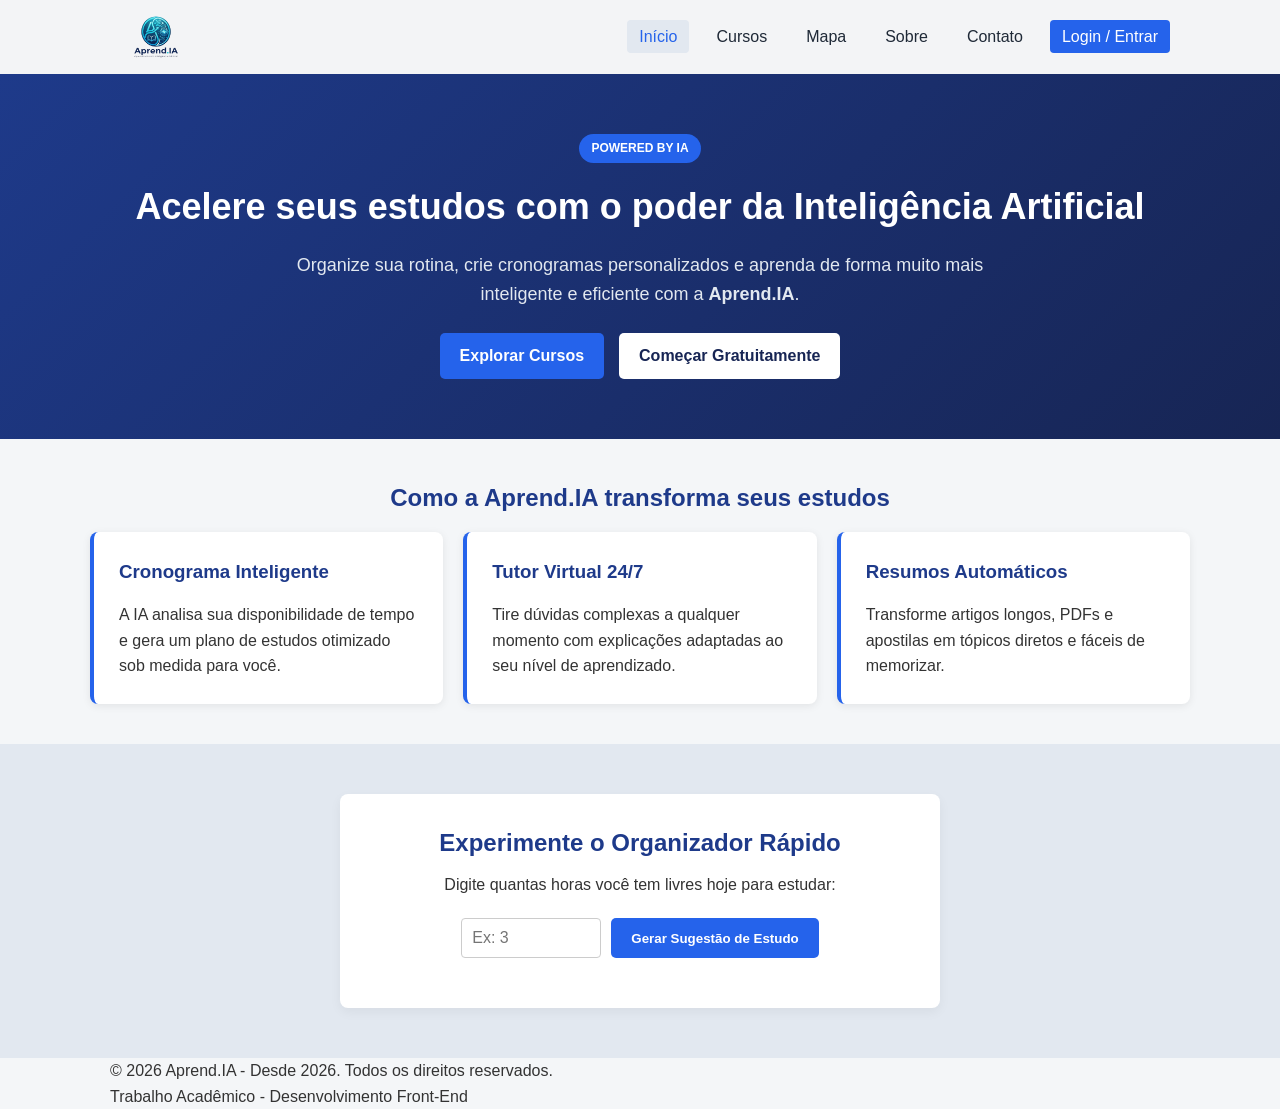
<file: index.html>
<!DOCTYPE html>
<html lang="pt-BR">
<head>
    <meta charset="UTF-8">
    <meta name="viewport" content="width=device-width, initial-scale=1.0">
    <title>Aprend.IA - Plataforma de Aprendizado com Inteligência Artificial</title>
    <link rel="stylesheet" href="style.css">
</head>
<body>

    <!--MENU DE NAVEGAÇÃO-->
    <header class="site-header">
        <div class="container nav-container">
            <a href="index.html" class="logo-marca">
    <img src="logo.png" alt="Logo Aprend.IA" class="img-logo">
</a>
            
            <nav class="navbar">
                <ul class="nav-links">
                    <li><a href="index.html" class="active">Início</a></li>
                    <li><a href="Cursos.html">Cursos</a></li>
                    <li><a href="Mapa.html">Mapa</a></li>
                    <li><a href="Sobre.html">Sobre</a></li>
                    <li><a href="Contato.html">Contato</a></li>
                    <li><a href="Login.html" class="btn-login">Login / Entrar</a></li>
                </ul>
            </nav>
        </div>
    </header>

    <!--CONTEÚDO PRINCIPAL-->
    <main>
        <section class="hero">
            <div class="container hero-content">
                <span class="badge-ia">Powered by IA</span>
                <h1>Acelere seus estudos com o poder da Inteligência Artificial</h1>
                <p>Organize sua rotina, crie cronogramas personalizados e aprenda de forma muito mais inteligente e eficiente com a <strong>Aprend.IA</strong>.</p>
                <div class="hero-buttons">
                    <a href="Cursos.html" class="btn btn-primary">Explorar Cursos</a>
                    <a href="Login.html" class="btn btn-secondary">Começar Gratuitamente</a>
                </div>
            </div>
        </section>

       
        <section class="features container">
            <h2>Como a Aprend.IA transforma seus estudos</h2>
            <div class="feature-grid">
                <div class="feature-card">
                    <h3>Cronograma Inteligente</h3>
                    <p>A IA analisa sua disponibilidade de tempo e gera um plano de estudos otimizado sob medida para você.</p>
                </div>
                <div class="feature-card">
                    <h3>Tutor Virtual 24/7</h3>
                    <p>Tire dúvidas complexas a qualquer momento com explicações adaptadas ao seu nível de aprendizado.</p>
                </div>
                <div class="feature-card">
                    <h3>Resumos Automáticos</h3>
                    <p>Transforme artigos longos, PDFs e apostilas em tópicos diretos e fáceis de memorizar.</p>
                </div>
            </div>
        </section>

        <!--MINI SIMULADOR-->
        <section class="ai-simulator-section">
            <div class="container simulator-box">
                <h2>Experimente o Organizador Rápido</h2>
                <p>Digite quantas horas você tem livres hoje para estudar:</p>
                <div class="simulator-form">
                    <input type="number" id="horasEstudo" placeholder="Ex: 3" min="1" max="12">
                    <button id="btnGerarPlano" class="btn btn-primary">Gerar Sugestão de Estudo</button>
                </div>
                <div id="resultadoPlano" class="resultado-plano">
                   
                </div>
            </div>
        </section>
    </main>

    <!-- RODAPÉ -->
    <footer class="site-footer">
        <div class="container footer-content">
            <p>&copy; 2026 Aprend.IA - Desde 2026. Todos os direitos reservados.</p>
            <p>Trabalho Acadêmico - Desenvolvimento Front-End</p>
        </div>
    </footer>

   
    <script src="Script.js"></script>
</body>
</html>
</file>
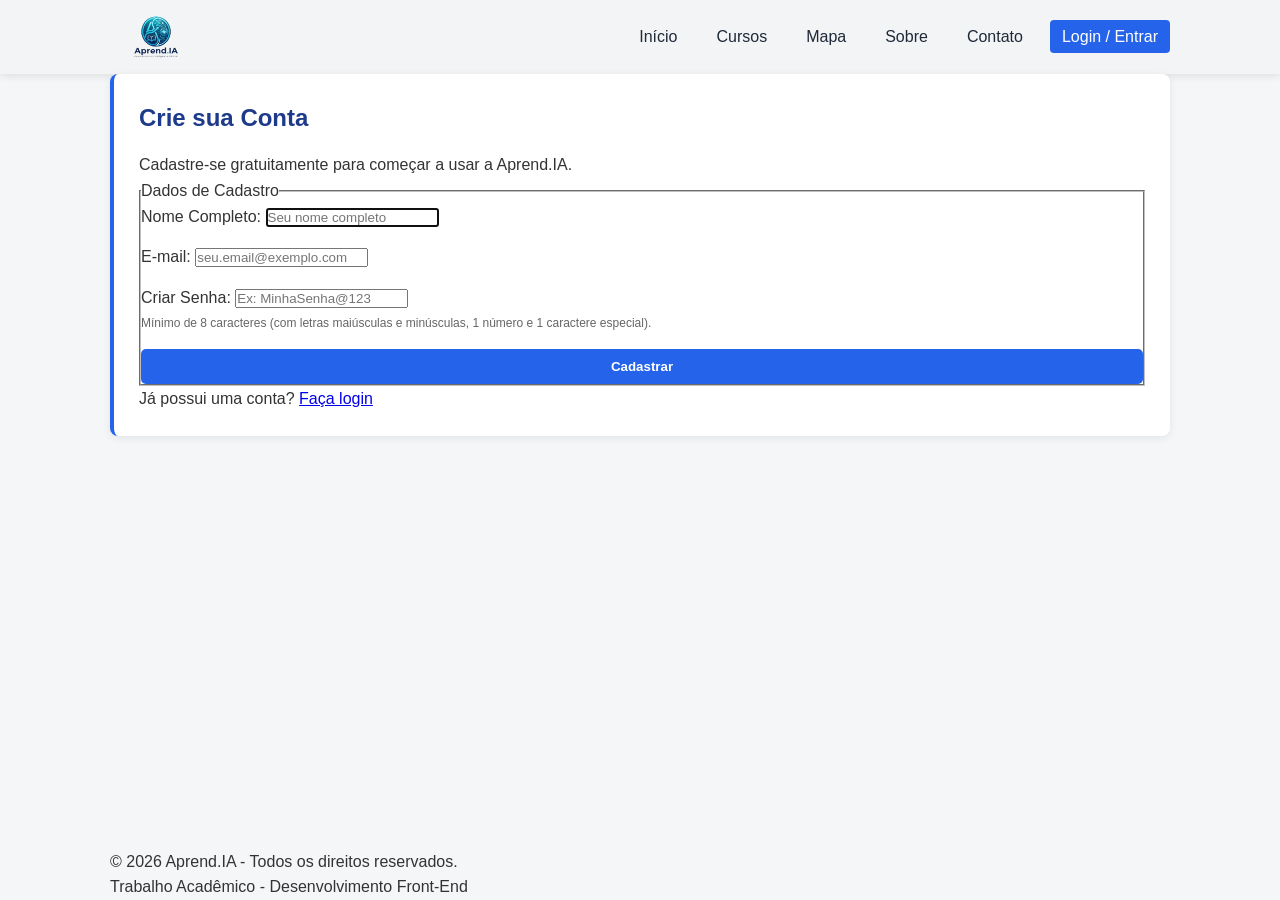
<file: Cadastro.html>
<!DOCTYPE html>
<html lang="pt-BR">
<head>
    <meta charset="UTF-8">
    <meta name="viewport" content="width=device-width, initial-scale=1.0">
    <title>Criar Conta - Aprend.IA</title>
   
    <link rel="stylesheet" href="style.css">
</head>
<body>

  
    <header class="site-header">
        <div class="container nav-container">
            <a href="index.html" class="logo-marca">
    <img src="logo.png" alt="Logo Aprend.IA" class="img-logo">
</a>
            
            <nav class="navbar">
                <ul class="nav-links">
                    <li><a href="index.html">Início</a></li>
                    <li><a href="Cursos.html">Cursos</a></li>
                    <li><a href="Mapa.html">Mapa</a></li>
                    <li><a href="Sobre.html">Sobre</a></li>
                    <li><a href="Contato.html">Contato</a></li>
                    <li><a href="Login.html" class="btn-login">Login / Entrar</a></li>
                </ul>
            </nav>
        </div>
    </header>

    
    <main>
        <section class="login-section container">
            <div class="login-box">
                <h2>Crie sua Conta</h2>
                <p>Cadastre-se gratuitamente para começar a usar a Aprend.IA.</p>
                
                <form id="formCadastro">
                    <fieldset>
                        <legend>Dados de Cadastro</legend>
                        
                        
                        <div class="form-group">
                            <label for="nomeCadastro">Nome Completo:</label>
                            <input type="text" id="nomeCadastro" name="nome" required placeholder="Seu nome completo" autofocus>
                        </div>

                        
                        <div class="form-group">
                            <label for="emailCadastro">E-mail:</label>
                            <input type="email" id="emailCadastro" name="email" required placeholder="seu.email@exemplo.com">
                        </div>

                        
                        <div class="form-group">
                            <label for="senhaCadastro">Criar Senha:</label>
                            <input 
                                type="password" 
                                id="senhaCadastro" 
                                name="senha" 
                                required 
                                minlength="8"
                                pattern="(?=.[a-z])(?=.[A-Z])(?=.[0-9])(?=.[!@#$%^&*()_+\-=\[\]{};':&quot;\\|,.<>\/?]).{8,}"
                                title="A senha deve ter no mínimo 8 caracteres, contendo letras maiúsculas e minúsculas, pelo menos 1 número e 1 caractere especial."
                                placeholder="Ex: MinhaSenha@123"
                            >
                            <small style="color: #666; font-size: 12px; display: block; margin-top: 4px;">
                                Mínimo de 8 caracteres (com letras maiúsculas e minúsculas, 1 número e 1 caractere especial).
                            </small>
                        </div>

                        
                        <button type="submit" class="btn btn-primary btn-block">Cadastrar</button>
                    </fieldset>
                </form>

             
                <div class="login-links">
                    <p>Já possui uma conta? <a href="Login.html">Faça login</a></p>
                </div>
            </div>
        </section>
    </main>

  
    <footer class="site-footer">
        <div class="container footer-content">
            <p>&copy; 2026 Aprend.IA - Todos os direitos reservados.</p>
            <p>Trabalho Acadêmico - Desenvolvimento Front-End</p>
        </div>
    </footer>

    <script src="Script.js"></script>
</body>
</html>
</file>
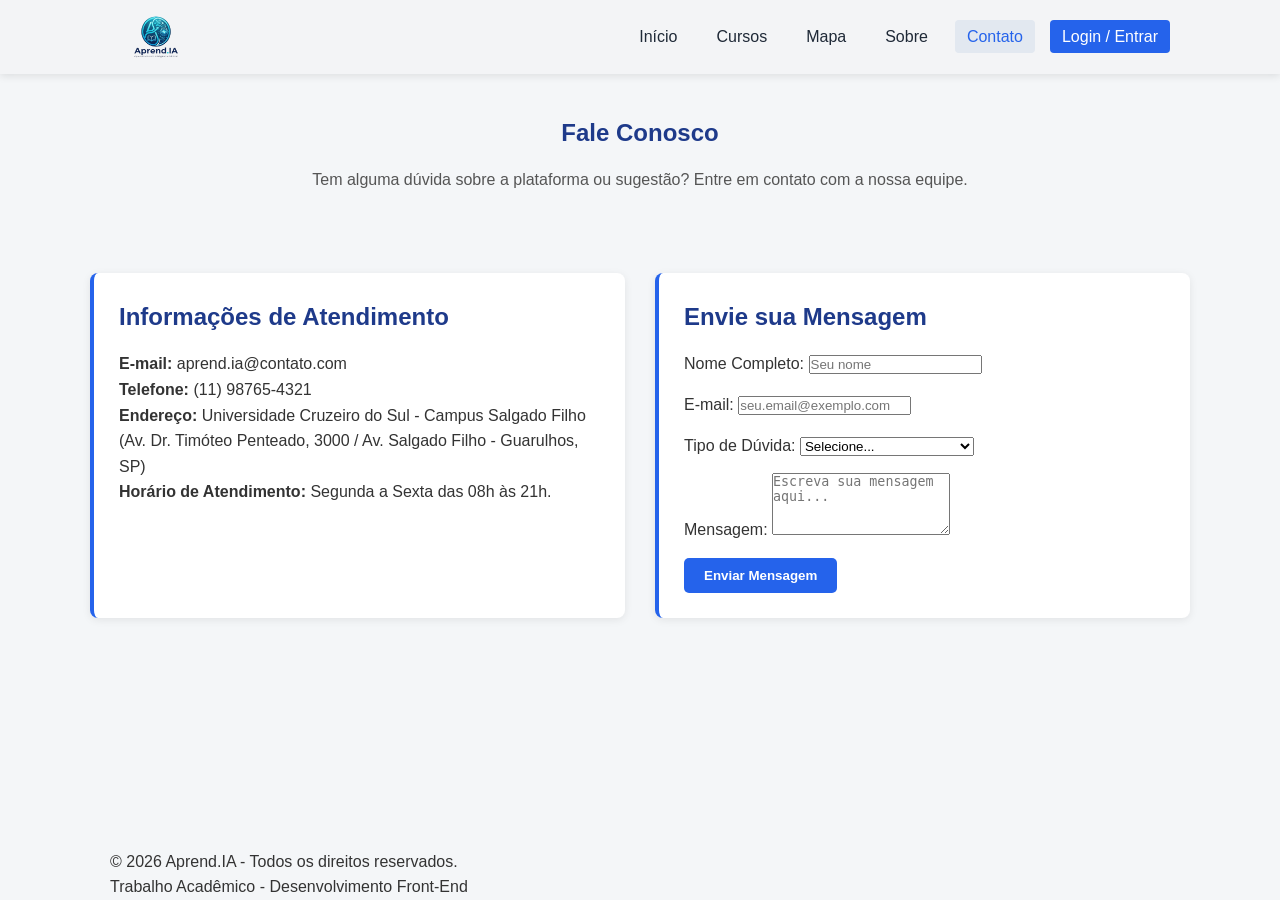
<file: Contato.html>
<!DOCTYPE html>
<html lang="pt-BR">
<head>
    <meta charset="UTF-8">
    <meta name="viewport" content="width=device-width, initial-scale=1.0">
    <title>Contato - Aprend.IA</title>
    <link rel="stylesheet" href="style.css">
</head>
<body>

    <header class="site-header">
        <div class="container nav-container">
            <a href="index.html" class="logo-marca">
    <img src="logo.png" alt="Logo Aprend.IA" class="img-logo">
</a>
            
            <nav class="navbar">
                <ul class="nav-links">
                    <li><a href="index.html">Início</a></li>
                    <li><a href="Cursos.html">Cursos</a></li>
                    <li><a href="Mapa.html">Mapa</a></li>
                    <li><a href="Sobre.html">Sobre</a></li>
                    <li><a href="Contato.html" class="active">Contato</a></li>
                    <li><a href="Login.html" class="btn-login">Login / Entrar</a></li>
                </ul>
            </nav>
        </div>
    </header>

    <main>
        <section class="page-header container">
            <h1>Fale Conosco</h1>
            <p>Tem alguma dúvida sobre a plataforma ou sugestão? Entre em contato com a nossa equipe.</p>
        </section>

        <section class="contact-section container">
            <div class="contact-wrapper">
                <div class="contact-info">
                    <h2>Informações de Atendimento</h2>
                    <p><strong>E-mail:</strong> aprend.ia@contato.com</p>
                    <p><strong>Telefone:</strong> (11) 98765-4321</p>
                    <p><strong>Endereço:</strong> Universidade Cruzeiro do Sul - Campus Salgado Filho (Av. Dr. Timóteo Penteado, 3000 / Av. Salgado Filho - Guarulhos, SP)</p>
                    <p><strong>Horário de Atendimento:</strong> Segunda a Sexta das 08h às 21h.</p>
                </div>

                <div class="contact-form-box">
                    <h2>Envie sua Mensagem</h2>
                    <form id="formContato">
                        <div class="form-group">
                            <label for="nome">Nome Completo:</label>
                            <input type="text" id="nome" required placeholder="Seu nome">
                        </div>

                        <div class="form-group">
                            <label for="email">E-mail:</label>
                            <input type="email" id="email" required placeholder="seu.email@exemplo.com">
                        </div>

                        <div class="form-group">
                            <label for="tipoDuvida">Tipo de Dúvida:</label>
                            <select id="tipoDuvida" required>
                                <option value="">Selecione...</option>
                                <option value="suporte">Suporte Técnico / Acesso</option>
                                <option value="cursos">Dúvidas sobre os Cursos</option>
                                <option value="sugestao">Sugestão de Melhoria</option>
                                <option value="outro">Outro Assunto</option>
                            </select>
                        </div>

                        <div class="form-group">
                            <label for="mensagem">Mensagem:</label>
                            <textarea id="mensagem" rows="4" required placeholder="Escreva sua mensagem aqui..."></textarea>
                        </div>

                        <button type="submit" class="btn btn-primary">Enviar Mensagem</button>
                    </form>
                </div>
            </div>
        </section>
    </main>

    <footer class="site-footer">
        <div class="container footer-content">
            <p>&copy; 2026 Aprend.IA - Todos os direitos reservados.</p>
            <p>Trabalho Acadêmico - Desenvolvimento Front-End</p>
        </div>
    </footer>

    <script src="Script.js"></script>
</body>
</html>
</file>
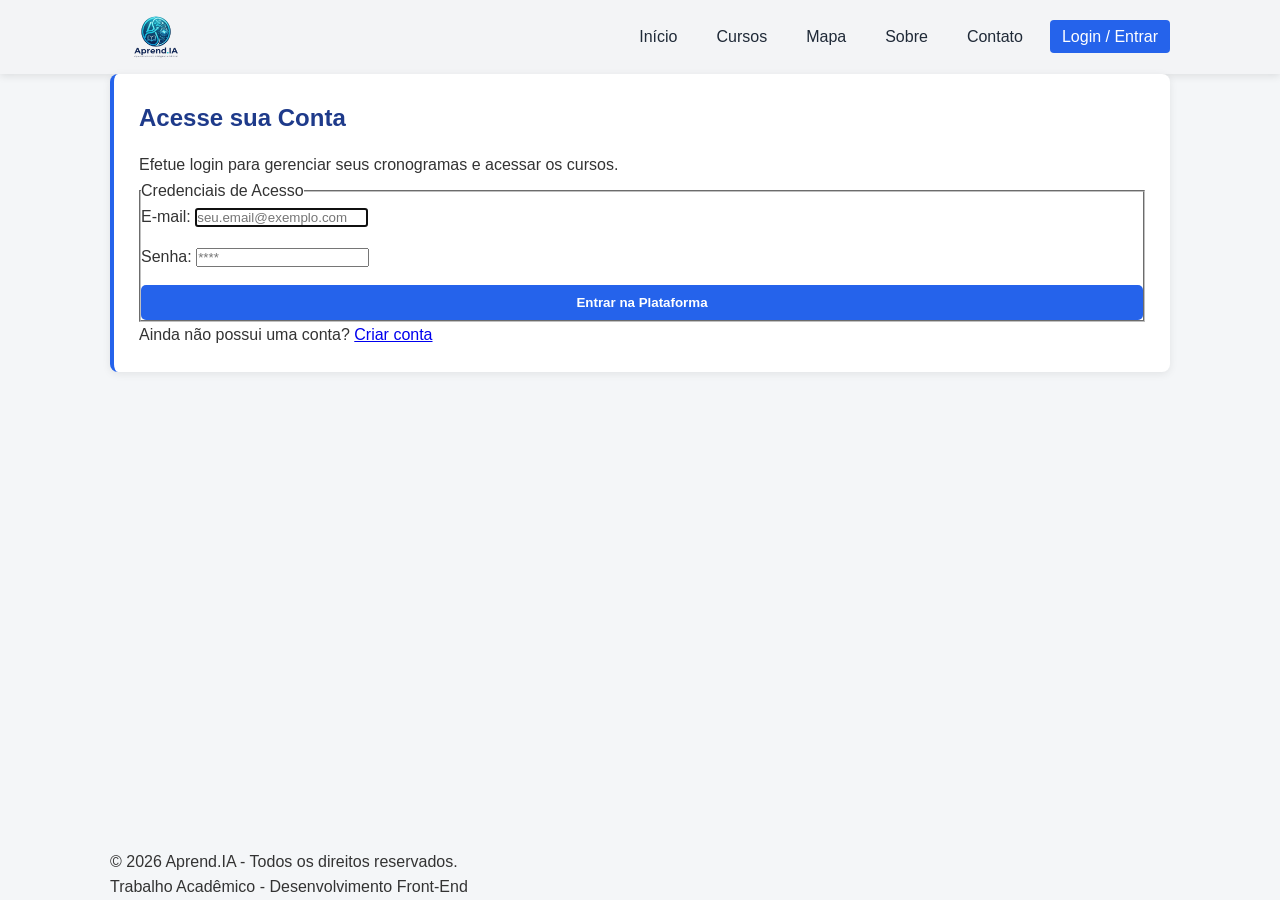
<file: Login.html>
<!DOCTYPE html>
<html lang="pt-BR">
<head>
    <meta charset="UTF-8">
    <meta name="viewport" content="width=device-width, initial-scale=1.0">
    <title>Login / Entrar - Aprend.IA</title>
    <link rel="stylesheet" href="style.css">
</head>
<body>

    <header class="site-header">
        <div class="container nav-container">
            <a href="index.html" class="logo-marca">
    <img src="logo.png" alt="Logo Aprend.IA" class="img-logo">
</a>
            
            <nav class="navbar">
                <ul class="nav-links">
                    <li><a href="index.html">Início</a></li>
                    <li><a href="Cursos.html">Cursos</a></li>
                    <li><a href="Mapa.html">Mapa</a></li>
                    <li><a href="Sobre.html">Sobre</a></li>
                    <li><a href="Contato.html">Contato</a></li>
                    <li><a href="Login.html" class="btn-login active">Login / Entrar</a></li>
                </ul>
            </nav>
        </div>
    </header>

    <main>
        <section class="login-section container">
            <div class="login-box">
                <h2>Acesse sua Conta</h2>
                <p>Efetue login para gerenciar seus cronogramas e acessar os cursos.</p>
                
                <form id="formLogin">
                    <fieldset>
                        <legend>Credenciais de Acesso</legend>
                        
                        <div class="form-group">
                            <label for="emailLogin">E-mail:</label>
                            <input type="email" id="emailLogin" name="email" required placeholder="seu.email@exemplo.com" autofocus>
                        </div>

                        <div class="form-group">
                            <label for="senhaLogin">Senha:</label>
                            <input type="password" id="senhaLogin" name="senha" required placeholder="****">
                        </div>

                        <button type="submit" class="btn btn-primary btn-block">Entrar na Plataforma</button>
                    </fieldset>
                </form>

                <div class="login-links">
                    <p>Ainda não possui uma conta? <a href="Cadastro.html">Criar conta</a></p>
                </div>
            </div>
        </section>
    </main>

    <footer class="site-footer">
        <div class="container footer-content">
            <p>&copy; 2026 Aprend.IA - Todos os direitos reservados.</p>
            <p>Trabalho Acadêmico - Desenvolvimento Front-End</p>
        </div>
    </footer>

    <script src="Script.js"></script>
</body>
</html>
</file>
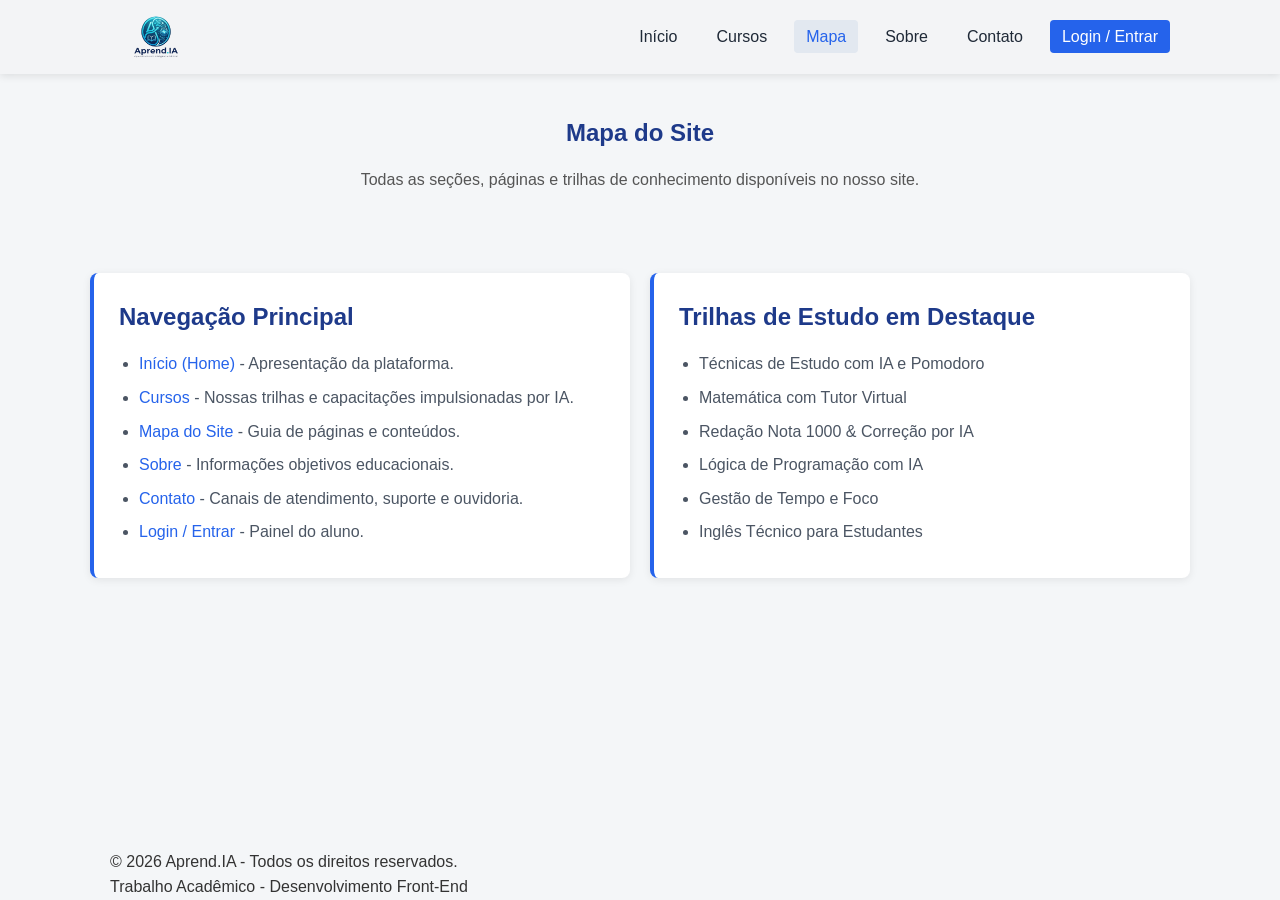
<file: Mapa.html>
<!DOCTYPE html>
<html lang="pt-BR">
<head>
    <meta charset="UTF-8">
    <meta name="viewport" content="width=device-width, initial-scale=1.0">
    <title>Mapa - Aprend.IA</title>
   
    <link rel="stylesheet" href="style.css">
</head>
<body>

    <header class="site-header">
        <div class="container nav-container">
            <a href="index.html" class="logo-marca">
    <img src="logo.png" alt="Logo Aprend.IA" class="img-logo">
</a>
            
            <nav class="navbar">
                <ul class="nav-links">
                    <li><a href="index.html">Início</a></li>
                    <li><a href="Cursos.html">Cursos</a></li>
                    <li><a href="Mapa.html" class="active">Mapa</a></li>
                    <li><a href="Sobre.html">Sobre</a></li>
                    <li><a href="Contato.html">Contato</a></li>
                    <li><a href="Login.html" class="btn-login">Login / Entrar</a></li>
                </ul>
            </nav>
        </div>
    </header>

    <main>
        <section class="page-header container">
            <h1>Mapa do Site</h1>
            <p>Todas as seções, páginas e trilhas de conhecimento disponíveis no nosso site.</p>
        </section>

        <section class="container map-section">
            <div class="map-grid">
                <div class="map-card">
                    <h2>Navegação Principal</h2>
                    <ul>
                        <li><a href="index.html">Início (Home)</a> - Apresentação da plataforma.</li>
                        <li><a href="Cursos.html">Cursos</a> - Nossas trilhas e capacitações impulsionadas por IA.</li>
                        <li><a href="Mapa.html">Mapa do Site</a> - Guia de páginas e conteúdos.</li>
                        <li><a href="Sobre.html">Sobre</a> - Informações objetivos educacionais.</li>
                        <li><a href="Contato.html">Contato</a> - Canais de atendimento, suporte e ouvidoria.</li>
                        <li><a href="Login.html">Login / Entrar</a> - Painel do aluno.</li>
                    </ul>
                </div>

                <div class="map-card">
                    <h2>Trilhas de Estudo em Destaque</h2>
                    <ul>
                        <li>Técnicas de Estudo com IA e Pomodoro</li>
                        <li>Matemática com Tutor Virtual</li>
                        <li>Redação Nota 1000 & Correção por IA</li>
                        <li>Lógica de Programação com IA</li>
                        <li>Gestão de Tempo e Foco</li>
                        <li>Inglês Técnico para Estudantes</li>
                    </ul>
                </div>
            </div>
        </section>
    </main>

 
    <footer class="site-footer">
        <div class="container footer-content">
            <p>&copy; 2026 Aprend.IA - Todos os direitos reservados.</p>
            <p>Trabalho Acadêmico - Desenvolvimento Front-End</p>
        </div>
    </footer>

    <script src="Script.js"></script>
</body>
</html>
</file>
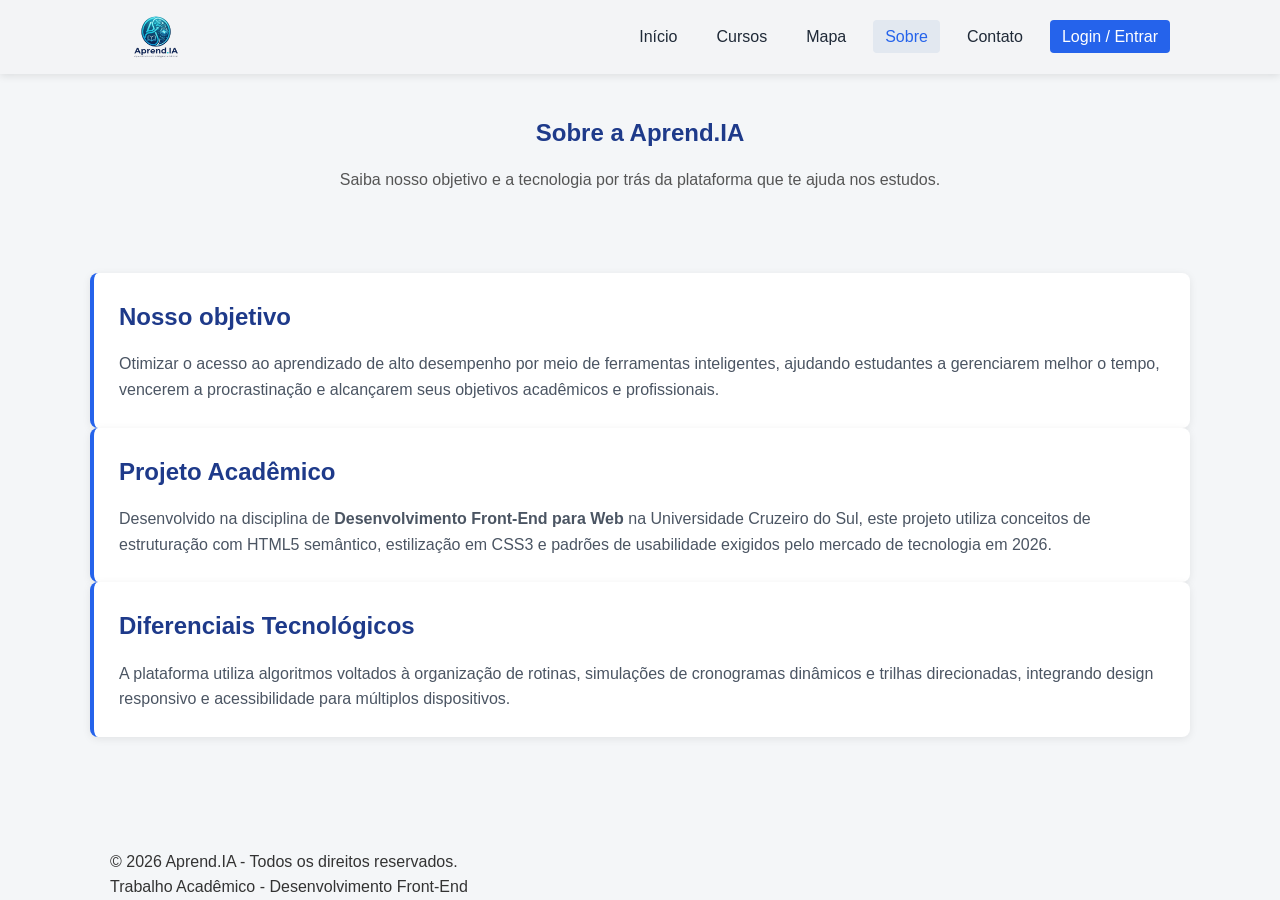
<file: Sobre.html>
<!DOCTYPE html>
<html lang="pt-BR">
<head>
    <meta charset="UTF-8">
    <meta name="viewport" content="width=device-width, initial-scale=1.0">
    <title>Sobre - Aprend.IA</title>
   
    <link rel="stylesheet" href="style.css">
</head>
<body>

    
    <header class="site-header">
        <div class="container nav-container">
            <a href="index.html" class="logo-marca">
    <img src="logo.png" alt="Logo Aprend.IA" class="img-logo">
</a>
            
            <nav class="navbar">
                <ul class="nav-links">
                    <li><a href="index.html">Início</a></li>
                    <li><a href="Cursos.html">Cursos</a></li>
                    <li><a href="Mapa.html">Mapa</a></li>
                    <li><a href="Sobre.html" class="active">Sobre</a></li>
                    <li><a href="Contato.html">Contato</a></li>
                    <li><a href="Login.html" class="btn-login">Login / Entrar</a></li>
                </ul>
            </nav>
        </div>
    </header>

    <main>
        <section class="page-header container">
            <h1>Sobre a Aprend.IA</h1>
            <p>Saiba nosso objetivo e a tecnologia por trás da plataforma que te ajuda nos estudos.</p>
        </section>

        <section class="container about-content">
            <div class="about-card">
                <h2>Nosso objetivo</h2>
                <p>Otimizar o acesso ao aprendizado de alto desempenho por meio de ferramentas inteligentes, ajudando estudantes a gerenciarem melhor o tempo, vencerem a procrastinação e alcançarem seus objetivos acadêmicos e profissionais.</p>
            </div>

            <div class="about-card">
                <h2>Projeto Acadêmico</h2>
                <p>Desenvolvido na disciplina de <strong>Desenvolvimento Front-End para Web</strong> na Universidade Cruzeiro do Sul, este projeto utiliza conceitos de estruturação com HTML5 semântico, estilização em CSS3 e padrões de usabilidade exigidos pelo mercado de tecnologia em 2026.</p>
            </div>

            <div class="about-card">
                <h2>Diferenciais Tecnológicos</h2>
                <p>A plataforma utiliza algoritmos voltados à organização de rotinas, simulações de cronogramas dinâmicos e trilhas direcionadas, integrando design responsivo e acessibilidade para múltiplos dispositivos.</p>
            </div>
        </section>
    </main>

   
    <footer class="site-footer">
        <div class="container footer-content">
            <p>&copy; 2026 Aprend.IA - Todos os direitos reservados.</p>
            <p>Trabalho Acadêmico - Desenvolvimento Front-End</p>
        </div>
    </footer>

    <script src="Script.js"></script>
</body>
</html>
</file>
<file: style.css>
/* ==========================================
   CONFIGURAÇÕES GERAIS
   ========================================== */
* {
    margin: 0;
    padding: 0;
    box-sizing: border-box;
}

body {
    font-family: Arial, Helvetica, sans-serif;
    background-color: #f4f6f8;
    color: #333;
    line-height: 1.6;
    display: flex;
    flex-direction: column;
    min-height: 100vh;
}

main {
    flex: 1;
}

.container {
    max-width: 1100px;
    margin: 0 auto;
    padding: 0 20px;
}

/* ==========================================
   CABEÇALHO E MENU DE NAVEGAÇÃO
   ========================================== */
.site-header {
    background-color: #f3f4f6; 
    color: #1f2937;       
    padding: 12px 0;
    box-shadow: 0 2px 8px rgba(0,0,0,0.1);
}

.nav-container {
    display: flex;
    justify-content: space-between;
    align-items: center;
    flex-wrap: wrap;
}


.logo-marca {
    display: flex;
    align-items: center;
    text-decoration: none;
}

.img-logo {
    height: 50px; 
    width: auto;  
    display: block;
    object-fit: contain;
}

.nav-links {
    list-style: none;
    display: flex;
    align-items: center;
    gap: 15px;
    flex-wrap: wrap;
}


.nav-links a {
    color: #1f2937; 
    text-decoration: none;
    font-weight: 500;
    padding: 8px 12px;
    border-radius: 4px;
    transition: background 0.3s, color 0.3s;
}

.nav-links a:hover,
.nav-links a.active {
    background-color: #e2e8f0;
    color: #2563eb;
}

.btn-login {
    background-color: #2563eb !important;
    color: white !important;
}

.btn-login:hover {
    background-color: #1d4ed8 !important;
}

/* ==========================================
   SEÇÃO HERO (INDEX)
   ========================================== */
.hero {
    background: linear-gradient(135deg, #1e3a8a, #172554);
    color: white;
    text-align: center;
    padding: 60px 20px;
}

.badge-ia {
    background-color: #2563eb;
    color: white;
    padding: 5px 12px;
    border-radius: 20px;
    font-size: 12px;
    font-weight: bold;
    text-transform: uppercase;
    display: inline-block;
    margin-bottom: 15px;
}

.hero h1 {
    font-size: 36px;
    margin-bottom: 15px;
}

.hero p {
    font-size: 18px;
    max-width: 700px;
    margin: 0 auto 25px auto;
    color: #e2e8f0;
}

.hero-buttons {
    display: flex;
    justify-content: center;
    gap: 15px;
    flex-wrap: wrap;
}

/* ==========================================
   BOTÕES
   ========================================== */
.btn {
    display: inline-block;
    padding: 10px 20px;
    border-radius: 5px;
    text-decoration: none;
    font-weight: bold;
    cursor: pointer;
    border: none;
    transition: background 0.3s;
    text-align: center;
}

.btn-primary {
    background-color: #2563eb;
    color: white;
}

.btn-primary:hover {
    background-color: #1d4ed8;
}

.btn-secondary {
    background-color: white;
    color: #172554;
}

.btn-secondary:hover {
    background-color: #f8fafc;
}

.btn-block {
    width: 100%;
}

/* ==========================================
  (INDEX / CURSOS / MAPA / SOBRE)
   ========================================== */
.features, .courses-section, .contact-section, .ai-simulator-section, .page-header, .map-section, .about-content {
    padding: 40px 0;
}

.features h2, .page-header h1 {
    text-align: center;
    color: #1e3a8a;
    margin-bottom: 15px;
}

.page-header p {
    text-align: center;
    color: #555;
    font-size: 16px;
}

.feature-grid, .course-grid, .map-grid {
    display: grid;
    grid-template-columns: repeat(auto-fit, minmax(300px, 1fr));
    gap: 20px;
}

.feature-card, .map-card, .about-card, .contact-info, .contact-form-box, .login-box {
    background: white;
    padding: 25px;
    border-radius: 8px;
    box-shadow: 0 2px 8px rgba(0,0,0,0.08);
    border-left: 4px solid #2563eb;
}

.feature-card h3, .map-card h2, .about-card h2, .contact-info h2, .contact-form-box h2, .login-box h2 {
    color: #1e3a8a;
    margin-bottom: 15px;
}

.map-card ul, .about-card p, .map-card p {
    color: #4b5563;
}

.map-card ul {
    padding-left: 20px;
}

.map-card li {
    margin-bottom: 8px;
}

.map-card a {
    color: #2563eb;
    text-decoration: none;
}

.map-card a:hover {
    text-decoration: underline;
}

/* Estilo específico para Cards de Cursos */
.course-card {
    background: white;
    border-radius: 8px;
    overflow: hidden;
    box-shadow: 0 2px 8px rgba(0,0,0,0.08);
    border-top: 4px solid #2563eb;
    display: flex;
    flex-direction: column;
}

.course-card img {
    width: 100%;
    height: 180px;
    object-fit: cover;
}

.course-info {
    padding: 20px;
    display: flex;
    flex-direction: column;
    flex: 1;
}

.course-info h3 {
    color: #1e3a8a;
    font-size: 18px;
    margin-bottom: 10px;
}

.course-info p {
    color: #555;
    font-size: 14px;
    margin-bottom: 20px;
    flex: 1;
}

/* ==========================================
   SIMULADOR DE IA (INDEX)
   ========================================== */
.ai-simulator-section {
    background-color: #e2e8f0;
    padding: 50px 0;
}

.simulator-box {
    background: white;
    padding: 30px;
    border-radius: 8px;
    text-align: center;
    max-width: 600px;
    margin: 0 auto;
    box-shadow: 0 4px 12px rgba(0,0,0,0.05);
}

.simulator-box h2 {
    color: #1e3a8a;
    margin-bottom: 10px;
}

.simulator-form {
    display: flex;
    gap: 10px;
    justify-content: center;
    margin-top: 20px;
    flex-wrap: wrap;
}

.simulator-form input {
    padding: 10px;
    border: 1px solid #ccc;
    border-radius: 4px;
    width: 140px;
    font-size: 16px;
}

.resultado-plano {
    margin-top: 20px;
    font-weight: bold;
    color: #2563eb;
}

/* ==========================================
   CONTATO, LOGIN E CADASTRO (FORMULÁRIOS)
   ========================================== */
.contact-wrapper {
    display: grid;
    grid-template-columns: 1fr 1fr;
    gap: 30px;
}

@media (max-width: 768px) {
    .contact-wrapper {
        grid-template-columns: 1fr;
    }
}

.form-group {
    margin-bottom: 15px;
}

.form-group label {
</file>
